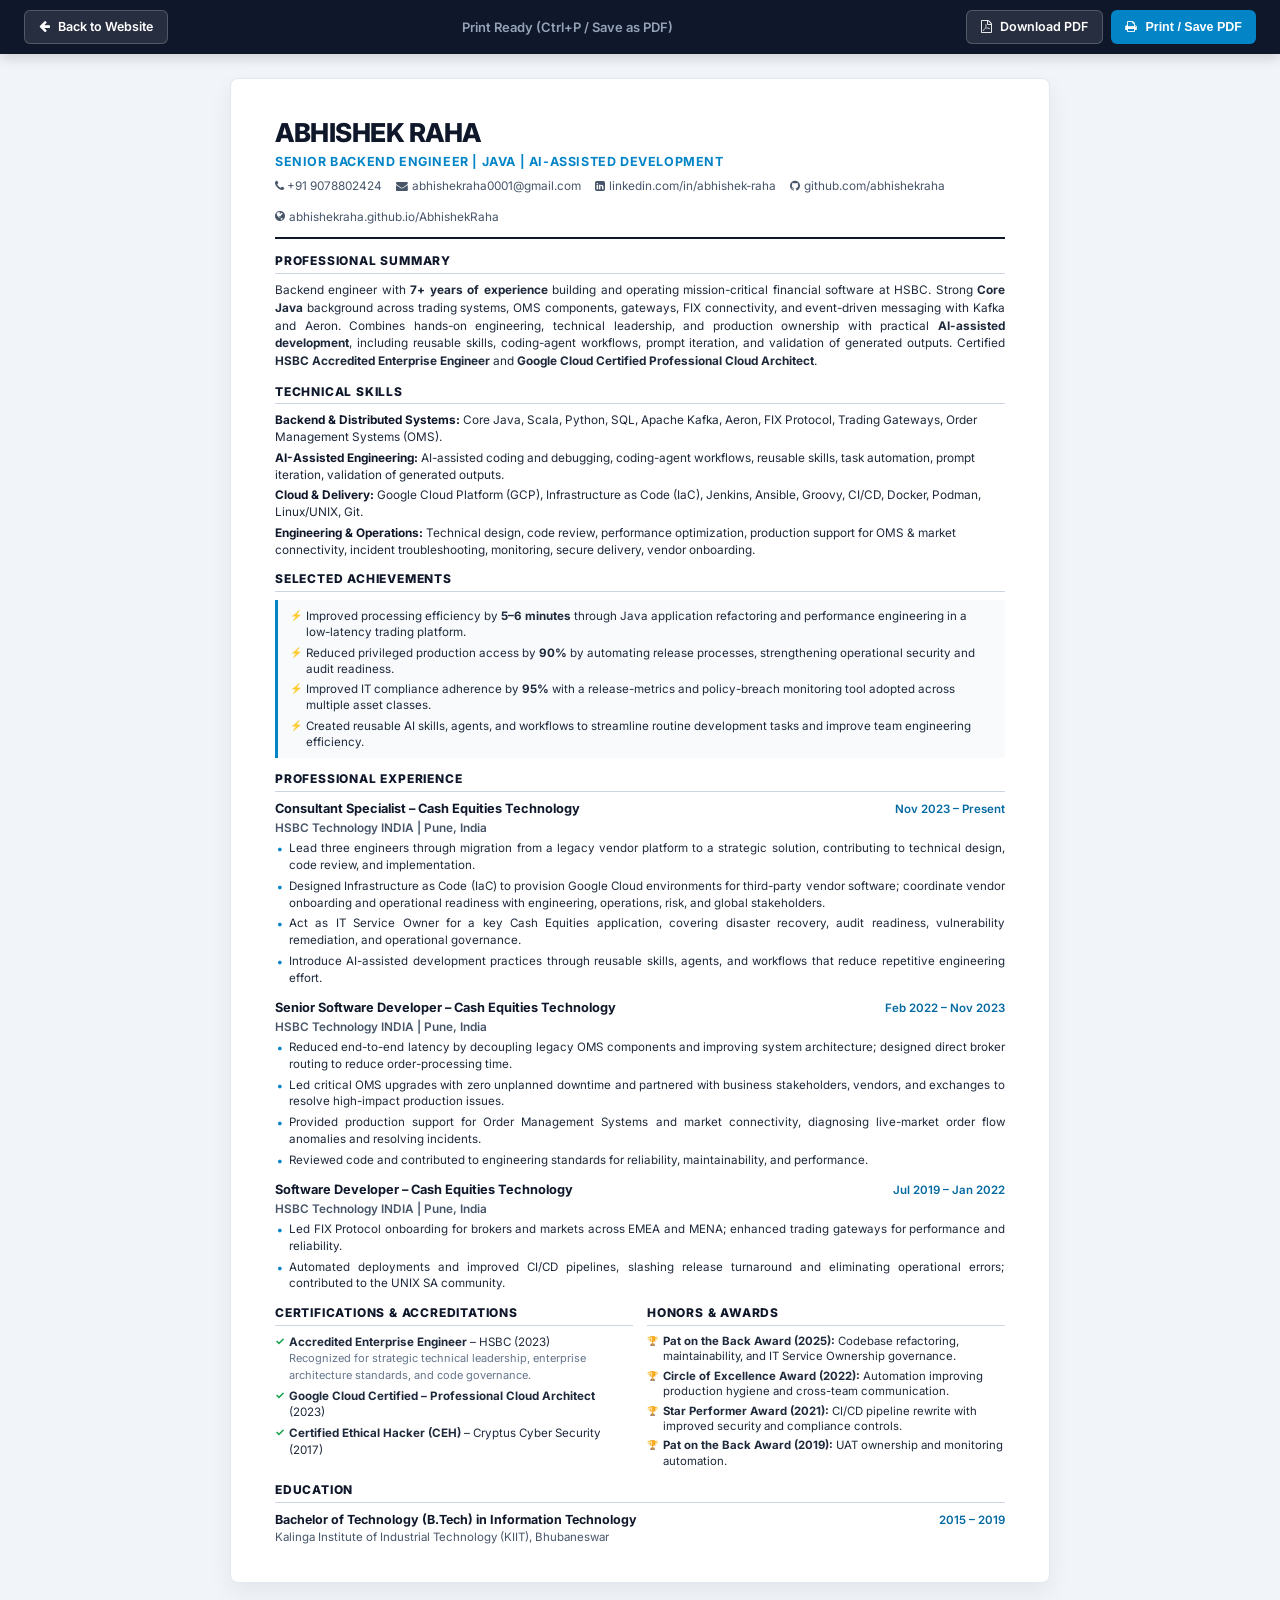
<file: resume.html>
<!DOCTYPE html>
<html lang="en">
<head>
    <meta charset="UTF-8">
    <meta name="viewport" content="width=device-width, initial-scale=1.0">
    <title>Abhishek Raha - Resume | Senior Backend Engineer (Java / AI-Assisted)</title>
    <link rel="preconnect" href="https://fonts.googleapis.com">
    <link rel="preconnect" href="https://fonts.gstatic.com" crossorigin>
    <link href="https://fonts.googleapis.com/css2?family=Inter:wght@300;400;500;600;700;800&family=JetBrains+Mono:wght@400;500;600&display=swap" rel="stylesheet">
    <link rel="stylesheet" href="https://maxcdn.bootstrapcdn.com/font-awesome/4.7.0/css/font-awesome.min.css">
    
    <style>
        :root {
            --primary: #0f172a;
            --accent: #0284c7;
            --accent-dark: #0369a1;
            --text-main: #1e293b;
            --text-muted: #475569;
            --text-light: #64748b;
            --border: #cbd5e1;
            --border-light: #f1f5f9;
        }

        * {
            box-sizing: border-box;
            margin: 0;
            padding: 0;
        }

        body {
            font-family: 'Inter', -apple-system, BlinkMacSystemFont, 'Segoe UI', Roboto, sans-serif;
            color: var(--text-main);
            background-color: #f1f5f9;
            line-height: 1.4;
            font-size: 12px;
            -webkit-font-smoothing: antialiased;
        }

        /* Top Action Bar (hidden when printing) */
        .top-action-bar {
            background: #0f172a;
            color: #ffffff;
            padding: 10px 24px;
            display: flex;
            align-items: center;
            justify-content: space-between;
            position: sticky;
            top: 0;
            z-index: 100;
            box-shadow: 0 4px 12px rgba(0, 0, 0, 0.15);
        }

        .top-action-bar a, .top-action-bar button {
            display: inline-flex;
            align-items: center;
            gap: 8px;
            padding: 7px 14px;
            border-radius: 6px;
            font-size: 12.5px;
            font-weight: 600;
            cursor: pointer;
            text-decoration: none;
            transition: all 0.2s ease;
        }

        .btn-print {
            background: #0284c7;
            color: #ffffff;
            border: none;
        }

        .btn-print:hover {
            background: #0369a1;
        }

        .btn-back {
            background: rgba(255, 255, 255, 0.1);
            color: #ffffff;
            border: 1px solid rgba(255, 255, 255, 0.2);
        }

        .btn-back:hover {
            background: rgba(255, 255, 255, 0.2);
        }

        /* Resume Document Container */
        .resume-page {
            max-width: 820px;
            margin: 24px auto;
            background: #ffffff;
            padding: 36px 44px;
            box-shadow: 0 10px 25px rgba(0, 0, 0, 0.06);
            border-radius: 8px;
            border: 1px solid #e2e8f0;
        }

        /* Header */
        .resume-header {
            border-bottom: 2px solid var(--primary);
            padding-bottom: 12px;
            margin-bottom: 14px;
        }

        .candidate-name {
            font-size: 26px;
            font-weight: 800;
            color: var(--primary);
            letter-spacing: -0.5px;
            text-transform: uppercase;
            margin-bottom: 2px;
        }

        .candidate-title {
            font-size: 12.5px;
            font-weight: 700;
            color: var(--accent);
            text-transform: uppercase;
            letter-spacing: 0.6px;
            margin-bottom: 8px;
        }

        .contact-row {
            display: flex;
            flex-wrap: wrap;
            gap: 14px;
            font-size: 11.8px;
            color: var(--text-muted);
        }

        .contact-row a {
            color: var(--text-muted);
            text-decoration: none;
            display: inline-flex;
            align-items: center;
            gap: 4px;
        }

        .contact-row a:hover {
            color: var(--accent);
            text-decoration: underline;
        }

        /* Section Styling */
        .section-block {
            margin-bottom: 13px;
        }

        .section-heading {
            font-size: 12px;
            font-weight: 800;
            color: var(--primary);
            text-transform: uppercase;
            letter-spacing: 0.8px;
            border-bottom: 1.5px solid var(--border);
            padding-bottom: 3px;
            margin-bottom: 8px;
        }

        /* Professional Summary */
        .summary-text {
            color: var(--text-main);
            font-size: 11.8px;
            line-height: 1.5;
            text-align: justify;
        }

        /* Skills Grid */
        .skills-list {
            display: flex;
            flex-direction: column;
            gap: 4px;
            font-size: 11.8px;
        }

        .skill-group {
            line-height: 1.42;
        }

        .skill-group strong {
            color: var(--primary);
            font-weight: 700;
        }

        /* Achievements Highlights */
        .achievements-box {
            background: #f8fafc;
            border-left: 3.5px solid var(--accent);
            padding: 8px 12px;
            border-radius: 0 4px 4px 0;
            margin-bottom: 12px;
        }

        .achievements-box ul {
            list-style: none;
            display: flex;
            flex-direction: column;
            gap: 4px;
        }

        .achievements-box li {
            position: relative;
            padding-left: 16px;
            font-size: 11.6px;
            line-height: 1.4;
            color: var(--text-main);
        }

        .achievements-box li::before {
            content: '⚡';
            position: absolute;
            left: 0;
            top: 0;
            font-size: 10px;
        }

        /* Experience Items */
        .job-item {
            margin-bottom: 12px;
        }

        .job-item:last-child {
            margin-bottom: 0;
        }

        .job-header {
            display: flex;
            justify-content: space-between;
            align-items: baseline;
            margin-bottom: 2px;
        }

        .job-role {
            font-size: 12.8px;
            font-weight: 700;
            color: var(--primary);
        }

        .job-dates {
            font-size: 11.5px;
            font-weight: 600;
            color: var(--accent-dark);
            white-space: nowrap;
        }

        .job-company {
            font-size: 11.8px;
            font-weight: 600;
            color: var(--text-muted);
            margin-bottom: 4px;
        }

        .job-bullets {
            list-style: none;
            padding-left: 0;
            display: flex;
            flex-direction: column;
            gap: 4px;
        }

        .job-bullets li {
            position: relative;
            padding-left: 14px;
            font-size: 11.6px;
            line-height: 1.45;
            color: var(--text-main);
            text-align: justify;
        }

        .job-bullets li::before {
            content: '•';
            position: absolute;
            left: 2px;
            color: var(--accent);
            font-weight: bold;
            font-size: 12px;
        }

        /* Accreditations & Certifications */
        .two-col-grid {
            display: grid;
            grid-template-columns: 1fr 1fr;
            gap: 14px;
        }

        .badge-list {
            list-style: none;
            display: flex;
            flex-direction: column;
            gap: 5px;
            font-size: 11.6px;
        }

        .badge-list li {
            position: relative;
            padding-left: 14px;
            line-height: 1.4;
        }

        .badge-list li::before {
            content: '✓';
            position: absolute;
            left: 0;
            color: #16a34a;
            font-weight: 700;
            font-size: 11px;
        }

        .award-list {
            list-style: none;
            display: flex;
            flex-direction: column;
            gap: 4px;
            font-size: 11.4px;
        }

        .award-list li {
            position: relative;
            padding-left: 16px;
            line-height: 1.35;
        }

        .award-list li::before {
            content: '🏆';
            position: absolute;
            left: 0;
            top: 1px;
            font-size: 9px;
        }

        /* Print Specific Rules */
        @media print {
            body {
                background: #ffffff !important;
                color: #000000 !important;
                font-size: 11.2px !important;
            }

            .no-print {
                display: none !important;
            }

            .resume-page {
                box-shadow: none !important;
                border: none !important;
                margin: 0 !important;
                padding: 0 !important;
                max-width: 100% !important;
                width: 100% !important;
            }

            a {
                text-decoration: none !important;
                color: inherit !important;
            }

            .achievements-box {
                background: #f8fafc !important;
                -webkit-print-color-adjust: exact;
                print-color-adjust: exact;
            }

            .job-item {
                page-break-inside: avoid;
            }

            .section-block {
                margin-bottom: 10px;
            }

            @page {
                size: letter;
                margin: 0.38in 0.42in;
            }
        }
    </style>
</head>
<body>

    <!-- Action Bar -->
    <div class="top-action-bar no-print">
        <a href="index.html" class="btn-back">
            <i class="fa fa-arrow-left"></i> Back to Website
        </a>
        <div style="font-size: 13px; font-weight: 600; color: #94a3b8;">
            Print Ready (Ctrl+P / Save as PDF)
        </div>
        <div style="display: flex; gap: 8px;">
            <a href="Abhishek_Raha_Resume.pdf" class="btn-back" download>
                <i class="fa fa-file-pdf-o"></i> Download PDF
            </a>
            <button onclick="window.print()" class="btn-print">
                <i class="fa fa-print"></i> Print / Save PDF
            </button>
        </div>
    </div>

    <!-- Resume Document -->
    <div class="resume-page">
        <!-- Header -->
        <header class="resume-header">
            <h1 class="candidate-name">Abhishek Raha</h1>
            <div class="candidate-title">Senior Backend Engineer | Java | AI-Assisted Development</div>
            <div class="contact-row">
                <span><i class="fa fa-phone"></i> +91 9078802424</span>
                <a href="mailto:abhishekraha0001@gmail.com"><i class="fa fa-envelope"></i> abhishekraha0001@gmail.com</a>
                <a href="https://linkedin.com/in/abhishek-raha" target="_blank"><i class="fa fa-linkedin-square"></i> linkedin.com/in/abhishek-raha</a>
                <a href="https://github.com/abhishekraha" target="_blank"><i class="fa fa-github"></i> github.com/abhishekraha</a>
                <a href="https://abhishekraha.github.io/AbhishekRaha/" target="_blank"><i class="fa fa-globe"></i> abhishekraha.github.io/AbhishekRaha</a>
            </div>
        </header>

        <!-- Professional Summary -->
        <section class="section-block">
            <h2 class="section-heading">Professional Summary</h2>
            <p class="summary-text">
                Backend engineer with <strong>7+ years of experience</strong> building and operating mission-critical financial software at HSBC. Strong <strong>Core Java</strong> background across trading systems, OMS components, gateways, FIX connectivity, and event-driven messaging with Kafka and Aeron. Combines hands-on engineering, technical leadership, and production ownership with practical <strong>AI-assisted development</strong>, including reusable skills, coding-agent workflows, prompt iteration, and validation of generated outputs. Certified <strong>HSBC Accredited Enterprise Engineer</strong> and <strong>Google Cloud Certified Professional Cloud Architect</strong>.
            </p>
        </section>

        <!-- Technical Skills -->
        <section class="section-block">
            <h2 class="section-heading">Technical Skills</h2>
            <div class="skills-list">
                <div class="skill-group">
                    <strong>Backend & Distributed Systems:</strong> Core Java, Scala, Python, SQL, Apache Kafka, Aeron, FIX Protocol, Trading Gateways, Order Management Systems (OMS).
                </div>
                <div class="skill-group">
                    <strong>AI-Assisted Engineering:</strong> AI-assisted coding and debugging, coding-agent workflows, reusable skills, task automation, prompt iteration, validation of generated outputs.
                </div>
                <div class="skill-group">
                    <strong>Cloud & Delivery:</strong> Google Cloud Platform (GCP), Infrastructure as Code (IaC), Jenkins, Ansible, Groovy, CI/CD, Docker, Podman, Linux/UNIX, Git.
                </div>
                <div class="skill-group">
                    <strong>Engineering & Operations:</strong> Technical design, code review, performance optimization, production support for OMS & market connectivity, incident troubleshooting, monitoring, secure delivery, vendor onboarding.
                </div>
            </div>
        </section>

        <!-- Selected Achievements -->
        <!-- Selected Achievements -->
        <section class="section-block">
            <h2 class="section-heading">Selected Achievements</h2>
            <div class="achievements-box">
                <ul>
                    <li>Improved processing efficiency by <strong>5–6 minutes</strong> through Java application refactoring and performance engineering in a low-latency trading platform.</li>
                    <li>Reduced privileged production access by <strong>90%</strong> by automating release processes, strengthening operational security and audit readiness.</li>
                    <li>Improved IT compliance adherence by <strong>95%</strong> with a release-metrics and policy-breach monitoring tool adopted across multiple asset classes.</li>
                    <li>Created reusable AI skills, agents, and workflows to streamline routine development tasks and improve team engineering efficiency.</li>
                </ul>
            </div>
        </section>

        <!-- Professional Experience -->
        <section class="section-block">
            <h2 class="section-heading">Professional Experience</h2>

            <!-- Job 1 -->
            <article class="job-item">
                <div class="job-header">
                    <span class="job-role">Consultant Specialist – Cash Equities Technology</span>
                    <span class="job-dates">Nov 2023 – Present</span>
                </div>
                <div class="job-company">HSBC Technology INDIA | Pune, India</div>
                <ul class="job-bullets">
                    <li>Lead three engineers through migration from a legacy vendor platform to a strategic solution, contributing to technical design, code review, and implementation.</li>
                    <li>Designed Infrastructure as Code (IaC) to provision Google Cloud environments for third-party vendor software; coordinate vendor onboarding and operational readiness with engineering, operations, risk, and global stakeholders.</li>
                    <li>Act as IT Service Owner for a key Cash Equities application, covering disaster recovery, audit readiness, vulnerability remediation, and operational governance.</li>
                    <li>Introduce AI-assisted development practices through reusable skills, agents, and workflows that reduce repetitive engineering effort.</li>
                </ul>
            </article>

            <!-- Job 2 -->
            <article class="job-item">
                <div class="job-header">
                    <span class="job-role">Senior Software Developer – Cash Equities Technology</span>
                    <span class="job-dates">Feb 2022 – Nov 2023</span>
                </div>
                <div class="job-company">HSBC Technology INDIA | Pune, India</div>
                <ul class="job-bullets">
                    <li>Reduced end-to-end latency by decoupling legacy OMS components and improving system architecture; designed direct broker routing to reduce order-processing time.</li>
                    <li>Led critical OMS upgrades with zero unplanned downtime and partnered with business stakeholders, vendors, and exchanges to resolve high-impact production issues.</li>
                    <li>Provided production support for Order Management Systems and market connectivity, diagnosing live-market order flow anomalies and resolving incidents.</li>
                    <li>Reviewed code and contributed to engineering standards for reliability, maintainability, and performance.</li>
                </ul>
            </article>

            <!-- Job 3 -->
            <article class="job-item">
                <div class="job-header">
                    <span class="job-role">Software Developer – Cash Equities Technology</span>
                    <span class="job-dates">Jul 2019 – Jan 2022</span>
                </div>
                <div class="job-company">HSBC Technology INDIA | Pune, India</div>
                <ul class="job-bullets">
                    <li>Led FIX Protocol onboarding for brokers and markets across EMEA and MENA; enhanced trading gateways for performance and reliability.</li>
                    <li>Automated deployments and improved CI/CD pipelines, slashing release turnaround and eliminating operational errors; contributed to the UNIX SA community.</li>
                </ul>
            </article>
        </section>

        <!-- Certifications, Leadership & Accreditations -->
        <section class="section-block">
            <div class="two-col-grid">
                <div>
                    <h2 class="section-heading">Certifications & Accreditations</h2>
                    <ul class="badge-list">
                        <li><strong>Accredited Enterprise Engineer</strong> – HSBC (2023)<br>
                            <span style="font-size: 11px; color: var(--text-light);">Recognized for strategic technical leadership, enterprise architecture standards, and code governance.</span>
                        </li>
                        <li><strong>Google Cloud Certified – Professional Cloud Architect</strong> (2023)</li>
                        <li><strong>Certified Ethical Hacker (CEH)</strong> – Cryptus Cyber Security (2017)</li>
                    </ul>
                </div>
                <div>
                    <h2 class="section-heading">Honors & Awards</h2>
                    <ul class="award-list">
                        <li><strong>Pat on the Back Award (2025):</strong> Codebase refactoring, maintainability, and IT Service Ownership governance.</li>
                        <li><strong>Circle of Excellence Award (2022):</strong> Automation improving production hygiene and cross-team communication.</li>
                        <li><strong>Star Performer Award (2021):</strong> CI/CD pipeline rewrite with improved security and compliance controls.</li>
                        <li><strong>Pat on the Back Award (2019):</strong> UAT ownership and monitoring automation.</li>
                    </ul>
                </div>
            </div>
        </section>

        <!-- Education -->
        <section class="section-block" style="margin-bottom: 0;">
            <h2 class="section-heading">Education</h2>
            <div style="display: flex; justify-content: space-between; align-items: baseline;">
                <div>
                    <strong style="color: var(--primary); font-size: 12.5px;">Bachelor of Technology (B.Tech) in Information Technology</strong><br>
                    <span style="color: var(--text-muted); font-size: 11.5px;">Kalinga Institute of Industrial Technology (KIIT), Bhubaneswar</span>
                </div>
                <span style="font-size: 11.5px; font-weight: 600; color: var(--accent-dark);">2015 – 2019</span>
            </div>
        </section>
    </div>

</body>
</html>
</file>
